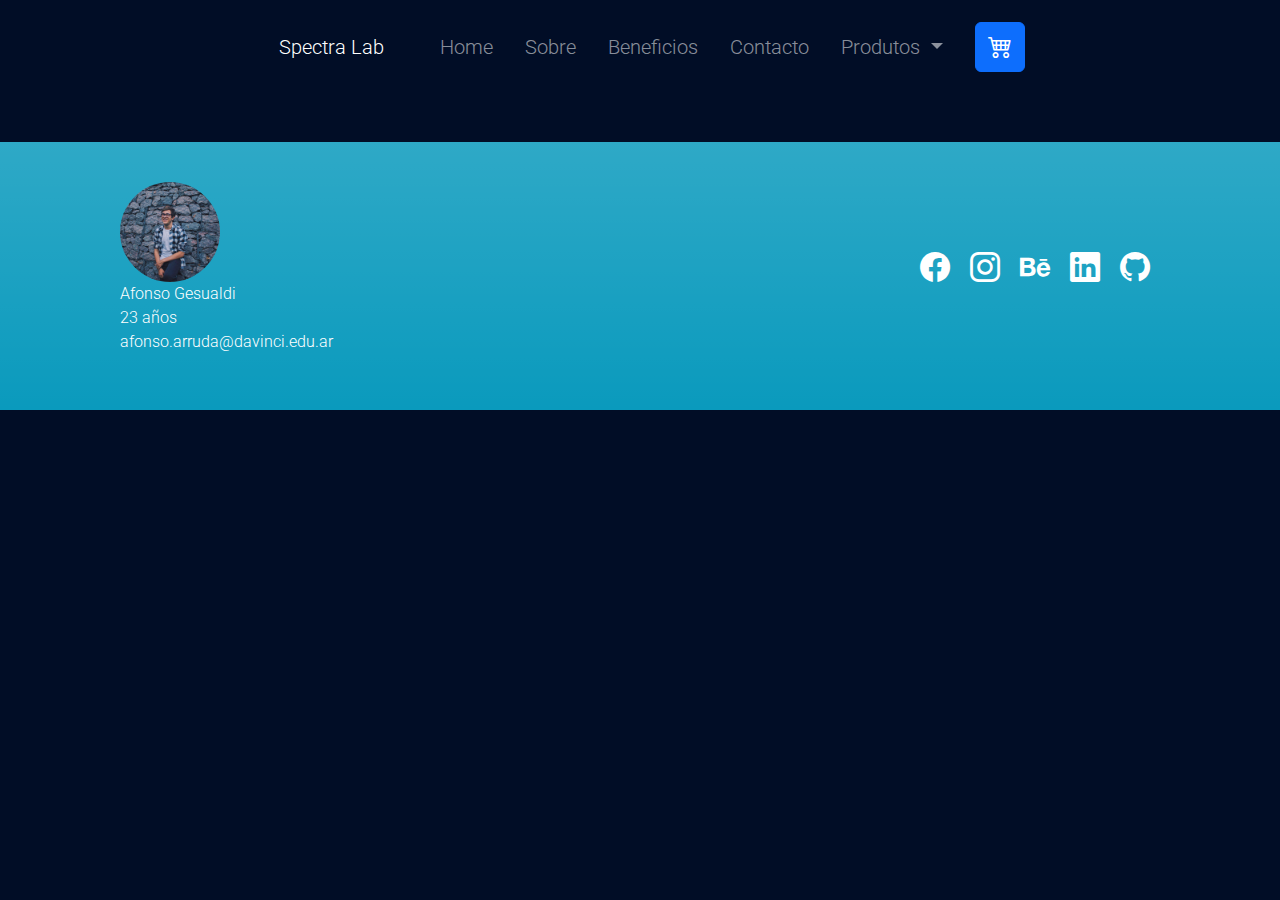
<file: detalles.html>
<!DOCTYPE html>
<html lang="es">
<head>
    <meta charset="UTF-8">
    <meta name="viewport" content="width=device-width, initial-scale=1.0">
    <link rel="shortcut icon" href="faviconfg.ico">
    <link href="https://cdn.jsdelivr.net/npm/bootstrap@5.3.3/dist/css/bootstrap.min.css" rel="stylesheet" integrity="sha384-QWTKZyjpPEjISv5WaRU9OFeRpok6YctnYmDr5pNlyT2bRjXh0JMhjY6hW+ALEwIH" crossorigin="anonymous">
    <link rel="preconnect" href="https://fonts.googleapis.com">
    <link rel="preconnect" href="https://fonts.gstatic.com" crossorigin>
    <link href="https://fonts.googleapis.com/css2?family=Raleway:ital,wght@0,100..900;1,100..900&family=Roboto:ital,wght@0,100;0,300;0,400;0,500;0,700;0,900;1,100;1,300;1,400;1,500;1,700;1,900&display=swap" rel="stylesheet">
    <link rel="stylesheet" href="https://cdn.jsdelivr.net/npm/bootstrap-icons@1.11.3/font/bootstrap-icons.min.css">
    <link rel="stylesheet" href="css/styles.css">
    <link rel="stylesheet" href="css/modal.css">
    <title>Futuristic Glasses</title>
</head>
<body>
    <!--Header-->
    <header class="d-flex justify-content-center mt-lg-0">
        <!--NavBar-->
        <nav class="navbar navbar-expand-lg navbar-dark">
            <div class="container">
                <a class="navbar-brand p-4" href="index.html">Spectra Lab</a>
                <button class="navbar-toggler text-bg-dark" 
                        type="button" data-bs-toggle="offcanvas" 
                        data-bs-target="#offcanvasNavbar" 
                        aria-controls="offcanvasNavbar" 
                        aria-label="Toggle navigation">
                    <span class="navbar-toggler-icon"></span>
                </button>
                
                <!--SideBar-->
                <div class="siderbar offcanvas offcanvas-start bg-dark" tabindex="-1" id="offcanvasNavbar" aria-labelledby="offcanvasNavbarLabel">
                    
                    <!--Sidebar Header-->
                    
                    <div class="offcanvas-header text-white border-bottom">
                        <h1 class="offcanvas-title p-lg-5" id="offcanvasNavbarLabel">Spectra Lab</h1>
                        <button type="button" class="btn-close  btn-close-white shadow-none" data-bs-dismiss="offcanvas" aria-label="Close"></button>
                    </div>

                    <!--Sidebarbody-->

                    <div class="offcanvas-body d-flex flex-column flex-lg-row p-4 p-lg-0 text-white mt-lg-0">
                        <ul class="navbar-nav justify-content-center align-items-center fs-5 flex-grow-1 pe-3">
                            <li class="nav-item">
                            <a class="nav-link mx-2" href="index.html">Home</a>
                            </li>
                            <li class="nav-item">
                            <a class="nav-link mx-2" href="#about">Sobre</a>
                            </li>
                            <li class="nav-item">
                            <a class="nav-link mx-2" href="#beneficios">Beneficios</a>
                            </li>
                            <li class="nav-item">
                            <a class="nav-link mx-2" href="#contacto">Contacto</a>
                            </li>
                            <li class="nav-item dropdown">
                            <a class="nav-link dropdown-toggle mx-2" href="#" role="button" data-bs-toggle="dropdown" aria-expanded="false">
                                Produtos
                            </a>
                            <ul class="dropdown-menu">
                                <li><a class="dropdown-item" href="productos.html">Realidad Virtual</a></li>
                                <li><a class="dropdown-item text-black" href="productos.html">Realidad Aumentada</a></li>
                                <li><a class="dropdown-item text-black" href="productos.html">Realidad Mista</a></li>
                            </ul>
                            </li>
                        </ul>
                        <!--Carrito-->
                        <div class="d-flex justify-content-center aling-items-center flex-column flex-lg-row mt-lg-0">
                            <button type="button" class="btn btn-primary mx-auto carrito"><i class="bi bi-cart4" style="font-size: 24px; color: white;"></i></button>
                        </div>
                    </div>
                </div>
            </div>
        </nav>
    </header>
    <!--Fim do Header-->

    
    <main id="detalles"></main>
    
    <!--FOOTER-->

    <footer class="bg-info bg-gradient bg-opacity-75 mt-5 w-100">
        <div class="footer-container w-100">
            <!--Seccion de informaciones personales-->
            <ul class="personal-info">
                <li><img src="assets/foto200x200.jpg" alt="Foto Afonso Gesualdi"></li>
                <li>Afonso Gesualdi</li>
                <li>23 años</li>
                <li><a href="mailto:afonso.arruda@davinci.edu.ar" class="text-white text-decoration-none">afonso.arruda@davinci.edu.ar</a></li>
            </ul>

            <!--Seccion de redes sociales-->
            <ul class="social-media">
                <li><a href="https://www.facebook.com/profile.php?id=61557359953407&mibextid=LQQJ4d" target="_blank" title="Facebook"><i class="bi bi-facebook"></i></a></li>
                <li><a href="https://www.instagram.com/gesualdi.design/profilecard/?igsh=MTd0ZHY2N2I1N3k1ZA==" target="_blank" title="Instagram"><i class="bi bi-instagram"></i></a></li>
                <li><a href="https://www.behance.net/afonsogesualdi" target="_blank" title="Behance"><i class="bi bi-behance"></i></a></li>
                <li><a href="https://www.linkedin.com/in/afonso-gesualdi-aaa9bb244/" target="_blank" title="LinkedIn"><i class="bi bi-linkedin"></i></a></li>
                <li><a href="https://github.com/gesualdiafonso" target="_blank" title="GitHub"><i class="bi bi-github"></i></a></li>
            </ul>
        </div>
        </footer>

    <!--FIN FOOTER-->
        <script src="js/detalles.js"></script>
        <script src="js/carrito.js"></script>
        <script src="js/productos.js"></script>
        <script src="https://cdn.jsdelivr.net/npm/bootstrap@5.3.3/dist/js/bootstrap.bundle.min.js" integrity="sha384-YvpcrYf0tY3lHB60NNkmXc5s9fDVZLESaAA55NDzOxhy9GkcIdslK1eN7N6jIeHz" crossorigin="anonymous"></script>
            
        </body>
        </html>
</file>
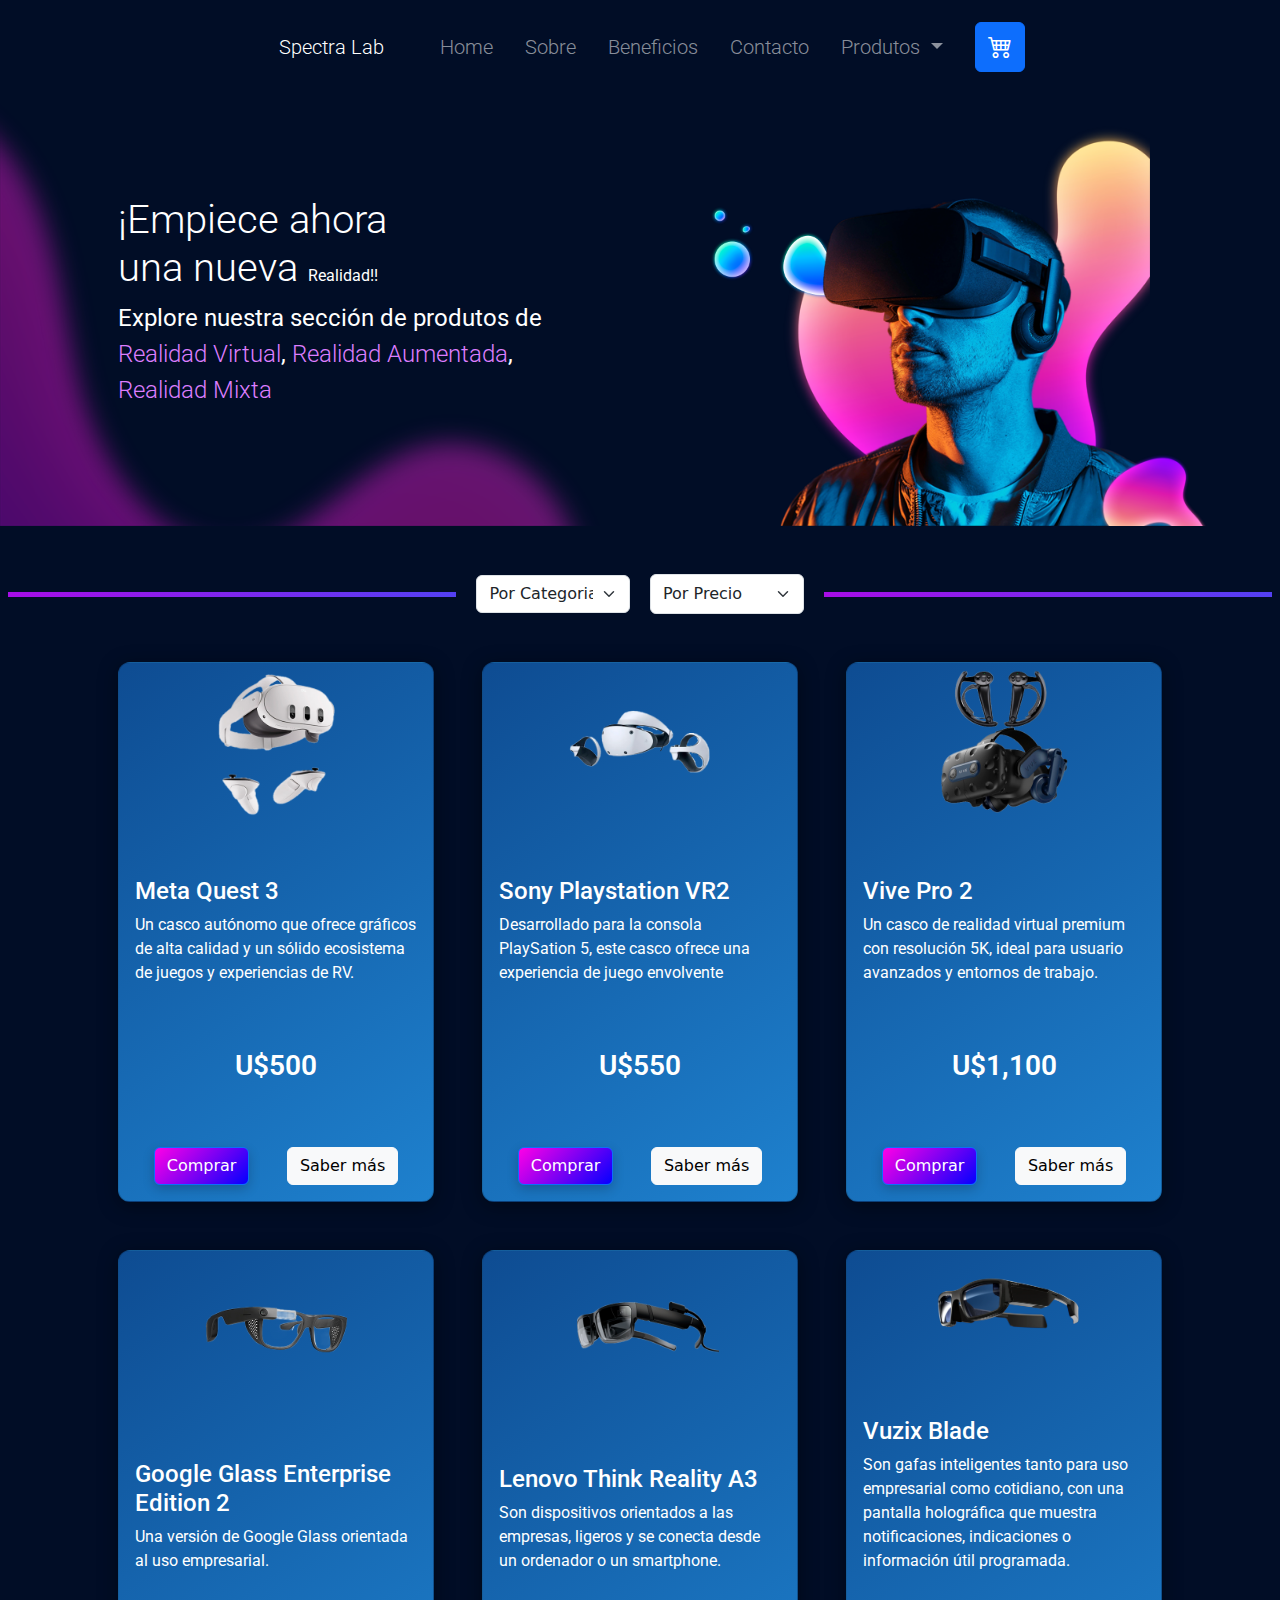
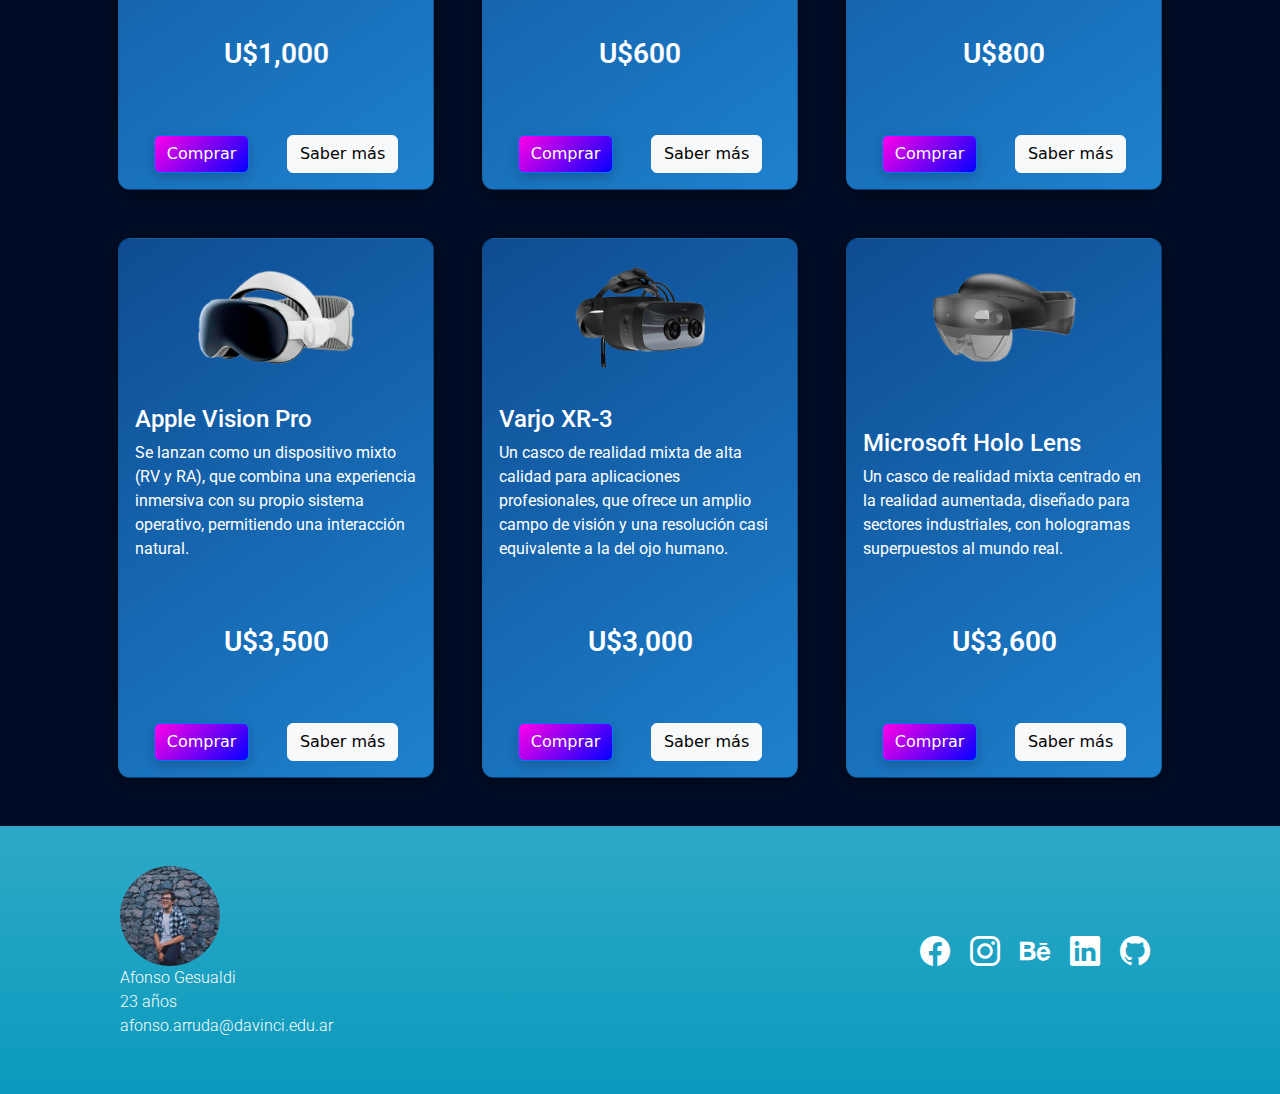
<file: productos.html>
<!DOCTYPE html>
<html lang="es">
<head>
    <meta charset="UTF-8">
    <meta name="viewport" content="width=device-width, initial-scale=1.0">
    <link rel="shortcut icon" href="faviconfg.ico" />
    <link href="https://cdn.jsdelivr.net/npm/bootstrap@5.3.3/dist/css/bootstrap.min.css" rel="stylesheet" integrity="sha384-QWTKZyjpPEjISv5WaRU9OFeRpok6YctnYmDr5pNlyT2bRjXh0JMhjY6hW+ALEwIH" crossorigin="anonymous">
    <link rel="preconnect" href="https://fonts.googleapis.com">
    <link rel="preconnect" href="https://fonts.gstatic.com" crossorigin>
    <link href="https://fonts.googleapis.com/css2?family=Raleway:ital,wght@0,100..900;1,100..900&family=Roboto:ital,wght@0,100;0,300;0,400;0,500;0,700;0,900;1,100;1,300;1,400;1,500;1,700;1,900&display=swap" rel="stylesheet">
    <link rel="stylesheet" href="https://cdn.jsdelivr.net/npm/bootstrap-icons@1.11.3/font/bootstrap-icons.min.css">
    <link rel="stylesheet" href="css/styles.css">
    <link rel="stylesheet" href="css/modal.css">
    <title>Spectra Labs</title>
</head>
<body>

    <header class="d-flex justify-content-center">
        <!--NavBar-->
        <nav class="navbar navbar-expand-lg navbar-dark">
            <div class="container">
                <a class="navbar-brand p-4" href="index.html">Spectra Lab</a>
                <button class="navbar-toggler text-bg-dark" 
                        type="button" data-bs-toggle="offcanvas" 
                        data-bs-target="#offcanvasNavbar" 
                        aria-controls="offcanvasNavbar" 
                        aria-label="Toggle navigation">
                    <span class="navbar-toggler-icon"></span>
                </button>
                
                <!--SideBar-->
                <div class="siderbar offcanvas offcanvas-start bg-dark" tabindex="-1" id="offcanvasNavbar" aria-labelledby="offcanvasNavbarLabel">
                    
                    <!--Sidebar Header-->
                    
                    <div class="offcanvas-header text-white border-bottom">
                        <h1 class="offcanvas-title p-lg-5" id="offcanvasNavbarLabel">Spectra Lab</h1>
                        <button type="button" class="btn-close  btn-close-white shadow-none" data-bs-dismiss="offcanvas" aria-label="Close"></button>
                    </div>

                    <!--Sidebarbody-->

                    <div class="offcanvas-body d-flex flex-column flex-lg-row p-4 p-lg-0 text-white">
                        <ul class="navbar-nav justify-content-center align-items-center fs-5 flex-grow-1 pe-3">
                            <li class="nav-item">
                            <a class="nav-link mx-2" href="index.html">Home</a>
                            </li>
                            <li class="nav-item">
                            <a class="nav-link mx-2" href="index.html#about">Sobre</a>
                            </li>
                            <li class="nav-item">
                            <a class="nav-link mx-2" href="index.html#beneficios">Beneficios</a>
                            </li>
                            <li class="nav-item">
                            <a class="nav-link mx-2" href="index.html#contacto">Contacto</a>
                            </li>
                            <li class="nav-item dropdown">
                            <a class="nav-link dropdown-toggle mx-2" href="#" role="button" data-bs-toggle="dropdown" aria-expanded="false">
                                Produtos
                            </a>
                            <ul class="dropdown-menu">
                                <li><a class="dropdown-item" href="#vr">Realidad Virtual</a></li>
                                <li><a class="dropdown-item text-black" href="#ar">Realidad Aumentada</a></li>
                                <li><a class="dropdown-item text-black" href="#mr">Realidad Mista</a></li>
                            </ul>
                            </li>
                        </ul>
                        <!--Carrito-->
                        <div class="d-flex justify-content-center aling-items-center flex-column flex-lg-row mt-lg-0">
                            <button type="button" class="btn btn-primary mx-auto carrito"><i class="bi bi-cart4" style="font-size: 24px; color: white;"></i></button>
                        </div>
                    </div>
                </div>
            </div>
        </nav>
    </header>
        <!--Fin de Header-->

        <!--PRODUCTOS-->

    <main class="w-auto h-auto d-block">

        <!--Hero PRODUCTOS-->
        <section class="w-100 hero">
            
            <div class="parallax-hero">
                <div class="parallax-layer layer1"></div>
                <div class="parallax-layer layer2"></div>
                <div class="parallax-layer layer3"></div>
                <div class="parallax-layer layer4"></div>
                <div class="parallax-layer layer5"></div>
            </div>
            <div class="hero-text container ps-5 w-100">
                <h2 class="text-white fs-1 w-50">¡Empiece ahora <br> una nueva <span>Realidad!!</span></h2>
                <p class="text-white fs-4">Explore nuestra sección de produtos de <a href="#vr">Realidad Virtual</a>, <a href="#ar">Realidad Aumentada</a>, <a href="#mrß">Realidad Mixta</a></p>
            </div>

        </section>
    
        
    </main>
    <!--FIM DE HERO PRODUCTOS-->
    <!--Productos-->
    <section class="w-100 h-auto">
        <!-- Catalogo -->
        <div id="mr" class="mx-auto my-5 h-100">
            <div class="position-txt-2 my-5 text-center">
                <div class="d-none d-lg-block boder-decor"></div>
                <select name="categoria" id="categoria" class="form-select">
                    <option selected value="" disabled>Por Categorias</option>
                    <option value="vr">Realidad Virtual</option>
                    <option value="ar">Realidad Aumentada</option>
                    <option value="mr">Realidad Mixta</option>
                    <option value="all">Mostrar todos</option>
                </select>
                <select name="precios" id="precios" class="form-select">
                    <option selected value="" disabled>Por Precio</option>
                    <option value="maxValor">Mayor Precio</option>
                    <option value="minValor">Menor Precio</option>
                    <option value="clear">Mostrar todos</option>
                </select>
                <div class="d-none d-lg-block boder-decor"></div>
            </div>
            <div class="container mx-auto px-5">
                <div class="row g-5 card-contein" id="catalogo">
                    <!--Conteudo do card dentro do JS-->
                </div>
            </div>
        </div>
    </section>
    <!--FOOTER-->

    <footer class="bg-info bg-gradient bg-opacity-75 mt-5">
        <div class="footer-container w-100">
            <!--Seccion de informaciones personales-->
            <ul class="personal-info">
                <li><img src="assets/foto200x200.jpg" alt="Foto Afonso Gesualdi"></li>
                <li>Afonso Gesualdi</li>
                <li>23 años</li>
                <li><a href="mailto:afonso.arruda@davinci.edu.ar" class="text-white text-decoration-none">afonso.arruda@davinci.edu.ar</a></li>
            </ul>

            <!--Seccion de redes sociales-->
            <ul class="social-media">
                <li><a href="https://www.facebook.com/profile.php?id=61557359953407&mibextid=LQQJ4d" target="_blank" title="Facebook"><i class="bi bi-facebook"></i></a></li>
                <li><a href="https://www.instagram.com/gesualdi.design/profilecard/?igsh=MTd0ZHY2N2I1N3k1ZA==" target="_blank" title="Instagram"><i class="bi bi-instagram"></i></a></li>
                <li><a href="https://www.behance.net/afonsogesualdi" target="_blank" title="Behance"><i class="bi bi-behance"></i></a></li>
                <li><a href="https://www.linkedin.com/in/afonso-gesualdi-aaa9bb244/" target="_blank" title="LinkedIn"><i class="bi bi-linkedin"></i></a></li>
                <li><a href="https://github.com/gesualdiafonso" target="_blank" title="GitHub"><i class="bi bi-github"></i></a></li>
            </ul>
        </div>
        </footer>

        <!--FIN FOOTER-->
       
        <script src="https://cdn.jsdelivr.net/npm/bootstrap@5.3.3/dist/js/bootstrap.bundle.min.js" integrity="sha384-YvpcrYf0tY3lHB60NNkmXc5s9fDVZLESaAA55NDzOxhy9GkcIdslK1eN7N6jIeHz" crossorigin="anonymous"></script>
        <script src="js/productos.js"></script>
        <script src="js/carrito.js"></script>
        <script src="js/miniCarrito.js"></script>
</body>
</html>
</file>
<file: css/styles.css>
*{
    margin: 0;
    padding: 0;
    box-sizing: border-box;
    scroll-behavior: smooth;
}

body{
    background-color: #010D26;
    min-width: 420px;
    max-width: 1680px;
    margin: 0 auto;
}

h1, h2{
    font-family: "Roboto", sans-serif;
    font-weight: 300;
    font-style: normal;
}
h3{
    font-family: "Roboto", sans-serif;
    font-weight: 300;
    font-style: italic;
}
h4{
    font-family: "Roboto", sans-serif;
    font-weight: 500;
    font-style: normal;
}
p, span{
    font-family: "Roboto", sans-serif;
    font-weight: 400;
    font-style: normal;
    font-size: 1rem;
}
a, li{
    font-family: "Roboto", sans-serif;
    font-weight: 300;
    font-style: normal;
}
/**********************************************************/
/**********************************************************/
/********************* Footer *****************************/
/**********************************************************/
/**********************************************************/
footer {
    background-color: #333;
    color: #fff;
    padding: 20px 0;
}

.footer-container {
    max-width: 1200px;
    margin: 0 auto;
    text-align: center;
}

.personal-info img {
    width: 80px;
    height: 80px;
    border-radius: 50%;
}

.personal-info, .social-media {
    list-style-type: none;
    padding: 0;
}

.social-media {
    display: flex;
    justify-content: center;
}

.social-media li {
    margin: 0 10px;
}

.social-media a {
    color: #fff;
    font-size: 24px;
}

/**********************************************************/
/**********************************************************/
/****************** Home Landing **************************/
/**********************************************************/
/**********************************************************/
.carousel-inner{
    max-width: 1280px;
    margin: 0 auto;
}
.carousel-inner img{
    width: 100%;
    height: auto;
    margin: 0 auto;
}

/* Estilos gerais para todos os dispositivos */
.carousel-caption {
    position: absolute;
    text-align: center;
    color: white;
    padding: 1rem;
}

/* Sony - padrão para dispositivos móveis */
.caption-sony {
    bottom: 15%;
    left: 5%;
    text-align: center;
}
.caption-sony p {
    font-size: 1rem;
    margin-bottom: 0.5rem;
    width: 90%;
}
.caption-sony span {
    display: none;
}
.btn-link-sony {
    display: block;
    position: absolute;
    bottom: 10%;
    left: 35%;
}
.btn-link-sony .btn-link{
    padding: 0.5rem 1rem;
    background: linear-gradient(90deg, #0047ff, #00d4ff);
    color: white;
    text-decoration: none;
    border-radius: 5px;
    transition: transform 0.3s, background-color 0.3s;
    font-size: small;
}

/* Google - padrão para dispositivos móveis */
.caption-google {
    top: 0;
    right: 0;
    text-align: end;
}
.caption-google p{
    font-size: 1rem;
    margin-bottom: 0.5rem;
    margin-left: auto;
    width: 60%;
}
.caption-google span {
    display: none;
}
.btn-link-google {
    display: block;
    position: absolute;
    bottom: 5%;
    right: 25%;
}
.btn-link-google .btn-link{
    padding: 0.5rem 1rem;
    background: linear-gradient(90deg, #1e3c72, #2a5298);
    color: white;
    text-decoration: none;
    border-radius: 5px;
    transition: transform 0.3s, background-color 0.3s;
    font-size: 1rem;
    text-align: center;
    width: 35%;
}

/* Apple - padrão para dispositivos móveis */
.caption-apple {
    bottom: 15%;
    left: 5%;
    text-align: left;
}
.caption-apple p{
    font-size: 1rem;
    margin-bottom: 1rem;
    width: 30%;
}
.caption-apple span{display: none;}
.btn-link-apple{
    display: block;
    position: absolute;
    right: 2%;
    bottom: 45%;
}
.btn-link-apple .btn-link{
    padding: 0.5rem 1rem;
    background: linear-gradient(90deg, #2d2d2d, #383838);
    color: white;
    text-decoration: none;
    border-radius: 5px;
    transition: transform 0.3s, background-color 0.3s;
    font-size: 1rem;
    text-align: center;
}


.img-edit{
    width: 90%;
}
.about-text{
    background: linear-gradient(135deg, #Ff4500, #ffd700);
    animation: moveGradient 6s infinite alternate; 
    background-size: 200% 200%;
}
.valores{
    background: linear-gradient(135deg, #ff00e6, #0300ff);
    animation: moveGradient 6s infinite alternate; 
    background-size: 200% 200%;
    width: 100%;
    max-width: 320px;
    box-sizing: border-box;
}
.card-spectra{
    background: linear-gradient(135deg, #8A2BE2, #1E90FF);
    animation: moveGradient 6s infinite alternate; 
    background-size: 200% 200%
}
/* Animação do gradiente */
@keyframes moveGradient {
    0% {
        background-position: 0% 50%;
    }
    100% {
        background-position: 100% 50%;
    }
}
.icon-card{
    display: flex;
    flex-wrap: wrap;
    justify-content: center;
    gap: 2rem;
}

.card{
    flex: 1 1 100%;
    max-width: 100%;
}

.accordion-button {
    background-color: #010D26;
    color: #fff;
    border: none;
    border-radius: 0;
    transition: all 0.3s ease;
}

.accordion-button:focus {
    box-shadow: none;
}

.accordion-button:not(.collapsed) {
    background-color: #1E90FF;
    color: #fff;
}

.accordion-button:hover {
    background-color: #8A2BE2;
    color: #fff;
}

.accordion-item {
    border: none;
    border-bottom: 1px solid #555;
}

.accordion-body {
    background-color: #020E30;
    color: #fff;
    line-height: 1.6;
}

.accordion-body strong {
    color: #FFD700;
}

.accordion-body em {
    font-style: italic;
    color: #ADD8E6;
}

.card-carousel{
    width: 20rem;
    height: 550px;
    background: linear-gradient(145deg, #0E4C92, #1E81CE); /* Gradiente de impacto */
    border-radius: 12px;
    box-shadow: 0 4px 20px rgba(0, 0, 0, 0.4);
}

.formulario{
    background: linear-gradient(135deg, #010D26, #1E90FF);
    background-size: 300% 300%;
    animation: moveGradient 6s infinite alternate;
    box-shadow: 0 4px 10px rgba(0, 253, 249, 0.52);
    border: 1px solid #1E90FF;
}



form .form-control {
    background: #ffffff;
    color: #fff;
    border: 1px solid #555;
    border-radius: 10px;
    padding: 10px;
    transition: all 0.3s ease;
}

form .form-control:focus {
    border-color: #FFD700;
    box-shadow: 0 0 8px rgba(255, 215, 0, 0.6);
    outline: none;
}

form .text-danger {
    color: #FF6347;
}

/**********************************************************/
/**********************************************************/
/******************** Productos ***************************/
/**********************************************************/
/**********************************************************/
#categoria{
    width: 13%;
    height: 10%;
}
#precios{
    width: 12%;
    height: 40px;
}

.hidden {
    opacity: 0;
    transform: translateY(50px); /* Para mover os elementos para baixo */
}


.teste-logo{
    padding-left: 50%;
}
.hero {
    position: relative;
    height: 432px;
    width: 100%;
    overflow: hidden;
    display: flex;
    align-items: center;
    justify-content: center;
    margin: 0;
    padding: 0;
}
.hero-text{
    position: relative;
    z-index: 10;
    text-align: left;
    padding: 0 20px;
}
.hero-text h1{
    line-height: 1.2;
}
.hero-text p{
    width: 55%;
}
.parallax-hero {
    position: absolute;
    top: 0;
    left: 0;
    width: 100%;
    height: 100%;
    overflow: hidden;
    min-width: 420px;
    max-width: 1680px;
}
.parallax-layer {
    position: absolute;
    width: 100%;
    height: 100%;
    background-size: cover;
    background-position: center;
    background-repeat: no-repeat;
}
.layer1, .layer3, .layer5 {
    display: none;
}

.layer2 {
    position: absolute;
    bottom: 0;
    right: 0;
    width: 200px;
    height: 222px;
    background-image: url('../assets/layer2.png');
    background-size: contain;
    background-repeat: no-repeat;
    max-width: 767px;
}

.layer4 {
    position: absolute;
    bottom: 0;
    right: 0;
    width: 180px;
    height: 150px;
    background-image: url('../assets/layer4.png');
    background-size: contain;
    background-repeat: no-repeat;
    max-width: 767px;
}



@keyframes parallax1 {
    0% { transform: translateY(0); }
    50% { transform: translateY(10px); }
    100% { transform: translateY(0); }
}

@keyframes parallax2 {
    0% { transform: translateY(0); }
    50% { transform: translateY(20px); }
    100% { transform: translateY(0); }
}

@keyframes parallax3 {
    0% { transform: translateY(0); }
    50% { transform: translateY(30px); }
    100% { transform: translateY(0); }
}

@keyframes parallax4 {
    0% { transform: translateY(0); }
    50% { transform: translateY(40px); }
    100% { transform: translateY(0); }
}

@keyframes parallax5 {
    0% { transform: translateY(0); }
    50% { transform: translateY(50px); }
    100% { transform: translateY(0); }
}

.hero-text a{
    color: #DD7EFF;
    text-decoration: none;
    transition: color 0.3s ease;
}
@keyframes ledBlink{
    0%, 100%{
        text-shadow: 0 0 5px rgba(255, 255, 255, 0.9), 0 0 10px rgba(255, 255, 255, 0.7);
    }
    50%{
        text-shadow: 0 0 5px rgba(255, 255, 255, 0.3), 0 0 10px rgba(255, 255, 255, 0.1);
    }
}
.hero:hover a{
    animation: ledBlink 0.8s infinite alternate;
}
.boder-decor{
    height: 5px;
    background: linear-gradient(90deg, #A70DE7 0%, #0073FF 100%);
}
.boder-decor {
    background-size: 200% 100%;
    animation: flipFlop 3s ease-in-out infinite;
}
@keyframes flipFlop {
    0% {
        background-position: 0% 0%;
    }
    50% {
        background-position: 100% 0%;
    }
    100% {
        background-position: 0% 0%;
    }
}

.position-txt-2{
    display: flex;
    flex-wrap: wrap;
    justify-content: center;
    align-items: center;
    gap: 20px;
}

.form-select{
    width: 35% !important;
}

.img-stl{
    width: 50%;
    transition: transform 0.3s ease;
}
.card-img{
    overflow: hidden;
}
.img-stl:hover {
    transform: scale(1.1); 
}
.card-catalogo{
    height: 450px;
    background: linear-gradient(145deg, #0E4C92, #1E81CE); /* Gradiente de impacto */
    border-radius: 12px;
    box-shadow: 0 4px 20px rgba(0, 0, 0, 0.4);
}
.card-hover{
    transition: transform 0.3s ease, box-shadow 0.3s ease;
}
.card-hover:hover{
    transform: scale(1.02);
    box-shadow: 0px 8px 16px rgba(0, 0, 0, 0.2);
}

.btn-agregar{
    background: linear-gradient(135deg, #ff00e6, #0300ff);
    box-shadow: 0 4px 12px rgba(0, 0, 0, 0.2);
    transition: background-color 0.3s ease, box-shadow 0.3s ease;
}
.btn-agregar:hover {
    background: linear-gradient(45deg, #ff00e6, #0300ff); /* Gradiente mais escuro no hover */
    box-shadow: 0 6px 16px rgba(0, 0, 0, 0.4);
}

/**********************************************************/
/**********************************************************/
/******************** detalles ****************************/
/**********************************************************/
/**********************************************************/

/* Estilo para a seção de descrição */
.description-stl {
    padding: 1.5rem;
    background: linear-gradient(145deg, #0E4C92, #1E81CE); /* Gradiente de impacto */
    border-radius: 12px;
    box-shadow: 0 4px 20px rgba(0, 0, 0, 0.4); /* Sombra para profundidade */
    line-height: 1.6;
    color: #ffffff; /* Texto branco para contraste */
}
.description-stl p{
    font-size: 1rem;
}

/* Estilo para imagens */
.img-present {
    max-width: 100%;
    height: auto;
    border-radius: 8px;
    margin-bottom: 1rem;
}

/* Estilo para tabelas */
.table {
    margin-top: 2rem;
    background: linear-gradient(145deg, #0E4C92, #1E81CE); /* Gradiente também aplicado aqui */
    border-radius: 12px;
    overflow: hidden;
    color: #ffffff; /* Texto branco */
}
/* Definir o conteiner da imagem */
div .image-container {
    position: relative;
    width: 50%; 
    height: auto;
}
.table th {
    background-color: rgba(0, 0, 0, 0.2); /* Fundo translúcido para contraste */
    font-weight: 600;
    color: #ffffff;
    text-align: left;
}

.table td {
    color: #0e86f7; /* Texto em tom claro */
    padding: 0.75rem;
    border-bottom: 1px solid rgba(255, 255, 255, 0.2); /* Linha sutil */
}

.table tbody tr:hover {
    background-color: rgba(255, 255, 255, 0.1); /* Realce na linha ao passar o mouse */
}

/* Botao de compra */
.btn-compra {
    background: linear-gradient(145deg, #0071e3, #005bb5); /* Gradiente no botão */
    border: none;
    font-size: 1rem;
    padding: 0.75rem 1.5rem;
    border-radius: 8px;
    box-shadow: 0 4px 12px rgba(0, 0, 0, 0.2);
    transition: background-color 0.3s ease, box-shadow 0.3s ease;
}

.btn-compra:hover {
    background: linear-gradient(145deg, #005bb5, #003d8c); /* Gradiente mais escuro no hover */
    box-shadow: 0 6px 16px rgba(0, 0, 0, 0.4);
}

/* Iframe responsivo */
iframe {
    width: 100%;
    height: 500px;
    border-radius: 8px;
    box-shadow: 0 4px 20px rgba(0, 0, 0, 0.4);
}

/*Informe de detalle de pago style*/

.payment-info {
    padding: 10px 20px;
    color: white;
    border-radius: 8px;
}

.payment-info h4 {
    margin-bottom: 10px;
    font-size: 1.5rem;
}

.payment-info i {
    color: #fff;
    transition: color 0.3s ease;
}

.payment-info i:hover {
    color: #0dcaf0; /* Altera a cor ao passar o mouse */
}



@media(min-width: 768px){

    /**************************************/
    /************Home Landing *************/
    /**************************************/

    /* Ajustes gerais para tablets e desktops */
    .carousel-caption {
        padding: 2rem;
    }

    /* Sony - centralizado com botão no meio */
    .caption-sony {
        bottom: 10%;
        left: 5%;
        text-align: center;
    }
    .caption-sony p {
        font-size: 2rem;
        margin-bottom: 0.5rem;
        width: 90%;
    }
    .caption-sony span {
        display: block;
    }
    .btn-link-sony {
        display: block;
        position: absolute;
        bottom: 5%;
        left: 45%;
    }
    
    /* Google - padrão para dispositivos móveis */
    .caption-google {
        top: 0;
        right: 0;
        text-align: end;
    }
    .caption-google p{
        font-size: 2rem;
        margin-bottom: 0.5rem;
        margin-left: auto;
        width: 80%;
    }
    .caption-google span {
        display: block;
        text-align: end;
        margin-left: auto;
        width: 50%;
    }
    .btn-link-google {
        display: block;
        position: absolute;
        bottom: 8%;
        right: 25%;
    }
    
    /* Apple - padrão para dispositivos móveis */
    .caption-apple {
        bottom: 15%;
        left: 5%;
        text-align: left;
    }
    .caption-apple p{
        font-size: 1rem;
        margin-bottom: 1rem;
        width: 30%;
    }
    .caption-apple span{
        display: block;
        width: 30%;
    }
    .btn-link-apple{
        display: block;
        position: absolute;
        right: 10%;
        bottom: 45%;
    }
    .img-edit{
        width: 75%;
    }
    .card{
        flex: 1 1 calc(50% - 1rem);
    }
    .valores{
        width: 50%;
        margin-left: 3rem;
        height: 200px;
    }

    .formulario{
        width: 80%;
        margin: 0 auto;
    }

    .siderbar{
        background-color: rgb(255, 255, 255, 0.15);
        -webkit-backdrop-filter: blur(10px);
        backdrop-filter: blur(px);
    }

    /**************************************/
    /************ Productos *************/
    /**************************************/

    .layer1{
        display: block;
        position: absolute;
        bottom: 0;
        left: 0;
        width: 425px;
        height: 300px;
        background-image: url('../assets/layer1.png');
        background-size: contain;
        background-repeat: no-repeat;
    }
    .layer2{
        width: 400px;
        height: 390px;
    }
    
    .layer4{
        width: 300px;
        height: 250px;
    }
    .card{
        width: 100%;
    }
    .card-catalogo{
        height: 450px;
    }
    .form-select{
        width: 25% !important;
    }
    .personal-info img {
        width: 100px;
        height: 100px;
    }

    .social-media a {
        font-size: 28px;
    }

    /******************** detalles ****************************/

    .descrption-stl {
        padding: 2rem;
    }

    .table th, .table td {
        font-size: 1rem;
    }

    /* Estilo para as imagens */
    .image1 {
        position: absolute;
        top: 5%;
        left: 3%;
        width: 100%;
        object-fit: cover; 
        border-radius: 15px; 
        z-index: 1;
    }
    .image2{
        position: absolute;
        bottom: 10%;
        right: 0;
        width: 50%;
        height: 200px;
        z-index: 5;
        object-fit: cover; 
        border-radius: 15px; 
        margin-right: 0;
    }
    .image3{
        position: absolute;
        bottom: 0;
        left: 5%;
        object-fit: cover;
        width: 50%;
        border-radius: 15px;
        z-index: 6;
    }
}
@media(min-width: 992px) and (max-width: 1680px){
    /* Google */
    .caption-google {
        top: 0;
        right: 10%;
    }
    .caption-google p{
        width: 50%;
    }
    .caption-google span {
        width: 30%;
    }
    .btn-link-google {
        bottom: 9%;
        right: 30%;
    }
    
    /* Apple  */
    .caption-apple {
        bottom: 30%;
        left: 15%;
    }
    .caption-apple span{
        width: 30%;
    }
    .btn-link-apple{
        right: 20%;
        bottom: 45%;
    }

    .carousel-inner img{
        width: 80%;
        height: auto;
        margin: 0 auto;
    }

    /* Sony  */
    .caption-sony {
        left: 10%;
        bottom: 5%;
    }
    .caption-sony p {
        font-size: 2rem;
        width: 60%;
    }
    .caption-sony span {
        font-size: 1.5rem;
    }
    .caption-sony .btn-link {
        font-size: 1rem;
    }

    .about-text{
        max-width: 455px;
        height: auto;
    }
    .img-edit{
        width: 450px;
        height: 450px;
        object-fit: cover;
    }
    .valores{
        margin-left: 1rem;
    }
    .card {
        flex: 1 1 calc(20% - 1rem); /* Ocupa 25% menos o espaço do gap */
    }
    .card-carousel{
        height: 500px;
    }

    .hero-text p{
        width: 45%;
    }
    .parallax-hero, .parallax-layer{
        z-index: 0;
    }
    .layer1{
        width: 600px;
        height: 423px;
    }
    .layer2{
        width: 427px;
        height: 400px;
        right: 100px;
    }
    .layer3{
        display: block;
        position: absolute;
        top: 100px;
        right: 420px;
        width: 150px;
        height: 118px;
        background-image: url('../assets/layer3.png');
        background-size: contain;
        background-repeat: no-repeat;
    }
    .layer4{
        width: 400px;
        height: 330px;
        right: 100px;
    }
    .layer5{
        display: block;
        position: absolute;
        top: 360px;
        right: 45px;
        width: 160px; 
        height: 100px;
        background-image: url('../assets/layer5.png');
        background-size: contain;
        background-repeat: no-repeat;
        rotate: 180deg;
    }
    .boder-decor{
        width: 35%;
    }
    .form-select{
        width: 12% !important;
    }
    .card{
        width: 100%;
    }
    .card-catalogo{
        height: 540px;
    }
    /******************** Footer ****************************/
    footer {
        padding: 40px 0;
        min-width: 992px;
        max-width: 1680px;
    }

    .footer-container {
        display: flex;
        justify-content: space-between;
        align-items: center;
        margin: 0 auto;
        padding: 0 5rem;
    }

    .personal-info {
        text-align: left;
    }

    .social-media {
        justify-content: flex-end;
    }

    .social-media a {
        font-size: 30px;
    }

    /******************** detalles ****************************/

    .image-container {
        height: auto;
    }

    .image {
        width: 100%;
        height: auto; /* Ajusta as imagens para manter a proporção */
    }
    /* Estilo para as imagens */
    .image1 {
        top: 0;
        left: 3%;
        width: 100%;
        height: 250px;
    }
    .image2{
        bottom: 8%;
        right: 15%;
        width: 45%;
        height: 200px;
    }
    .image3{
        bottom: 0;
        left: 15%;
        width: 35%;
        height: 150px;
    }
}
</file>
<file: css/modal.css>
.modal-back{
    position: fixed;
    top: 0;
    left: 0;
    width: 100%;
    height: 100%;
    background-color: rgba(0, 0, 0, 0.5);
    display: flex;
    align-items: center;
    justify-content: center;
    z-index: 1000;
    padding: 10px;
}

.card-modal {
    background-color: white;
    width: 100%;
    padding: 15px;
    border-radius: 10px;
    max-width: 600px;
    width: 100%;
}

.modal-encabezado {
    display: flex;
    justify-content: space-between;
    align-items: center;
}

.linea {
    height: 1px;
    background-color: #ddd;
    margin: 10px 0;
}

.card-carrito {
    max-height: 400px;
    overflow-y: auto;
}

.button-card button {
    margin: 5px;
}

.botones {
    display: flex;
    justify-content: space-around;
    margin-top: 15px;
}

/*Mini carrito*/

.mini-cart {
    position: fixed;
    top: 60px;
    right: 0;
    width: 350px;
    background-color: white;
    border: 1px solid #ddd;
    border-radius: 5px;
    box-shadow: 0 4px 8px rgba(0, 0, 0, 0.1);
    z-index: 9999;
    padding: 10px;
}

.mini-cart-item {
    display: flex;
    justify-content: space-between;
    align-items: center;
    margin-bottom: 10px;
    padding: 5px 0;
    border-bottom: 1px solid #ddd;
}

.mini-cart-total {
    display: flex;
    justify-content: space-between;
    align-items: center;
    border-top: 1px solid #ddd;
    padding-top: 10px;
    margin-top: 10px;
    font-weight: bold;
}

.mini-cart-name {
    flex-grow: 1;
    color: black;
    font-size: 0.9rem;
}

.mini-cart-price {
    font-weight: bold;
    color: black;
}

.mini-cart-image {
    width: 50px;
    height: 50px;
}
/* Desktop (min-width: 992px e max-width: 1680px) */
@media (min-width: 992px) and (max-width: 1680px) {
    .card-modal {
        width: 60%; /* Tamanho proporcional para telas maiores */
        max-width: 700px; /* Define um limite para evitar que se estenda demais */
    }

    .card-carrito {
        max-height: 400px;
    }
}

/* Extra grande telas (acima de 1680px) */
@media (min-width: 1681px) {
    .card-modal {
        width: 50%;
        max-width: 800px;
    }
}
</file>
